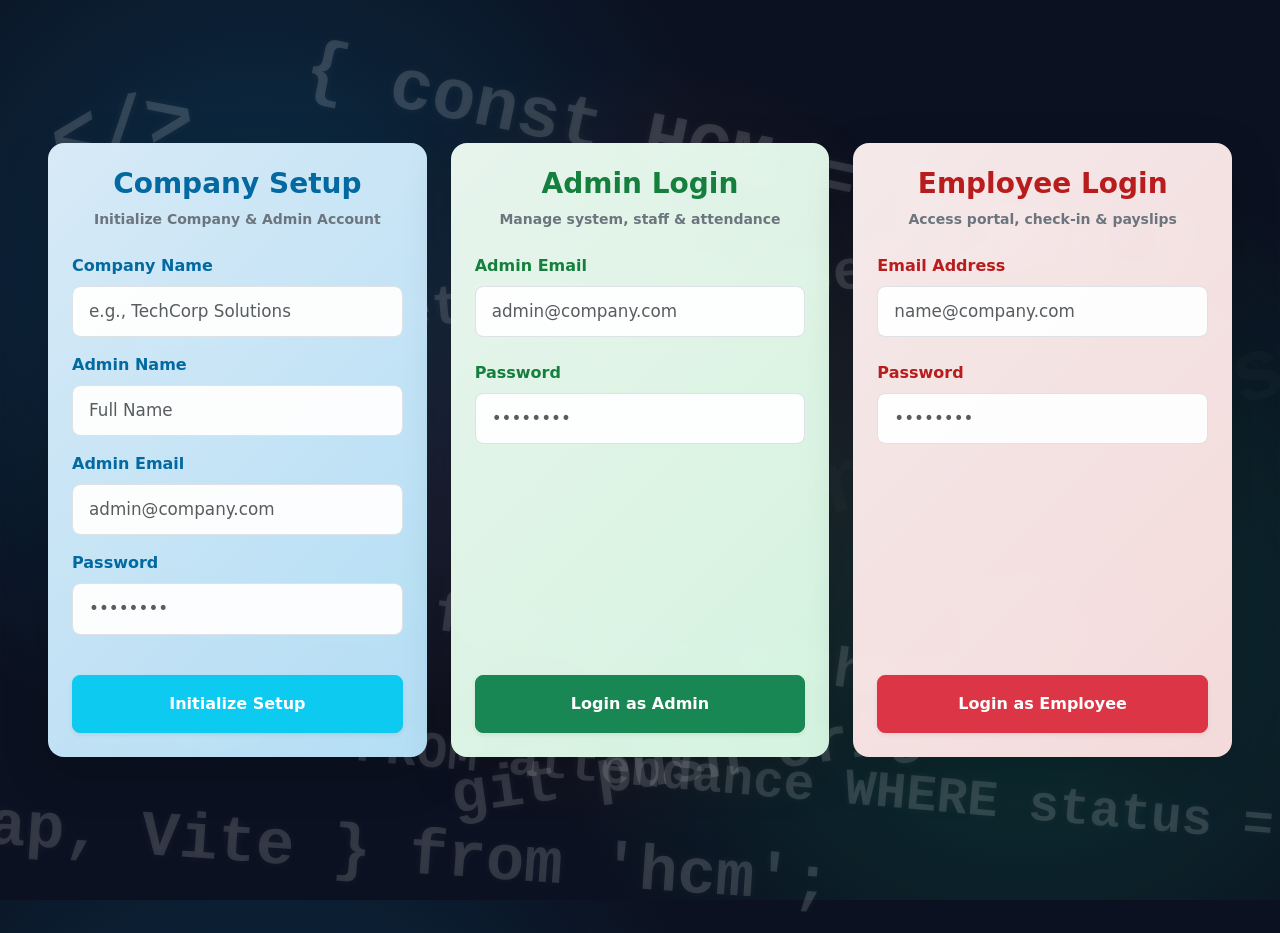
<file: index.html>
<!DOCTYPE html>
<html lang="en">
<head>
    <meta charset="UTF-8">
    <meta name="viewport" content="width=device-width, initial-scale=1.0">
    <title>HCM Lite - Authentication & Setup</title>
    <link href="https://cdn.jsdelivr.net/npm/bootstrap@5.3.2/dist/css/bootstrap.min.css" rel="stylesheet">
    <link rel="stylesheet" href="css/style.css">
    <style>
        body {
            background-color: #0b1120;
            background-image: 
                radial-gradient(circle at 20% 30%, rgba(14, 165, 233, 0.2) 0%, transparent 40%),
                radial-gradient(circle at 80% 70%, rgba(16, 185, 129, 0.2) 0%, transparent 40%),
                radial-gradient(circle at 50% 50%, rgba(239, 68, 68, 0.15) 0%, transparent 50%);
            position: relative;
            overflow-x: hidden;
        }

        /* Highly Visible Floating Programming Watermarks */
        .watermark {
            position: absolute;
            font-family: 'Courier New', Courier, monospace;
            font-weight: 700;
            color: rgba(255, 255, 255, 0.14); /* Increased opacity for clear visibility */
            user-select: none;
            pointer-events: none;
            z-index: 0;
            white-space: nowrap;
            text-shadow: 0 0 10px rgba(255, 255, 255, 0.05);
        }

        .container-fluid {
            position: relative;
            z-index: 1;
        }

        .card-login {
            border-radius: 16px;
            min-height: 540px;
            border: none;
            transition: transform 0.3s ease;
            backdrop-filter: blur(10px);
        }
        .card-login:hover {
            transform: translateY(-5px);
        }
        .form-control-lg {
            font-size: 1.05rem;
            padding: 0.75rem 1rem;
            background-color: rgba(255, 255, 255, 0.95);
        }
        
        /* Custom Colorful Backgrounds for Cards */
        .bg-setup {
            background: linear-gradient(135deg, rgba(224, 242, 254, 0.96) 0%, rgba(186, 230, 253, 0.96) 100%);
            color: #0369a1;
        }
        .bg-admin {
            background: linear-gradient(135deg, rgba(240, 253, 244, 0.96) 0%, rgba(220, 252, 231, 0.96) 100%);
            color: #15803d;
        }
        .bg-employee {
            background: linear-gradient(135deg, rgba(254, 242, 242, 0.96) 0%, rgba(254, 226, 226, 0.96) 100%);
            color: #b91c1c;
        }
    </style>
</head>
<body class="d-flex align-items-center justify-content-center min-vh-100 py-5">

    <!-- Clearly Visible Background Programming Watermarks -->
    <div class="watermark" style="top: 8%; left: 4%; font-size: 5rem; transform: rotate(-10deg);">&lt;/&gt;</div>
    <div class="watermark" style="top: 12%; right: 6%; font-size: 4.5rem; transform: rotate(12deg);">{ const HCM = true; }</div>
    <div class="watermark" style="bottom: 8%; left: 6%; font-size: 3.2rem; transform: rotate(5deg);">SELECT * FROM attendance WHERE status = 'Present';</div>
    <div class="watermark" style="top: 42%; left: 35%; font-size: 5.5rem; opacity: 0.12; transform: rotate(-15deg);">function initSystem()</div>
    <div class="watermark" style="bottom: 12%; right: 8%; font-size: 3.8rem; transform: rotate(-8deg);">git push origin main</div>
    <div class="watermark" style="top: 68%; left: 18%; font-size: 3.5rem; transform: rotate(8deg);">async function authenticate()</div>
    <div class="watermark" style="top: 28%; left: 10%; font-size: 3.5rem; transform: rotate(-5deg);">[user, setToken] = useState()</div>
    <div class="watermark" style="bottom: 2%; right: 35%; font-size: 4rem; transform: rotate(4deg);">import { Bootstrap, Vite } from 'hcm';</div>

    <div class="container-fluid px-lg-5 px-3">
        <div class="row justify-content-center g-4">
            
            <!-- 1. New Setup (Left - Blue Theme) -->
            <div class="col-xl-4 col-lg-4 col-md-12">
                <div class="card card-login shadow-lg p-4 h-100 d-flex flex-column justify-content-between bg-setup">
                    <div>
                        <div class="text-center mb-4">
                            <h3 class="fw-bold display-6 fs-3">Company Setup</h3>
                            <p class="text-secondary small fw-semibold">Initialize Company & Admin Account</p>
                        </div>
                        <form id="setupForm" action="admin.html">
                            <div class="mb-3">
                                <label class="form-label fw-semibold fs-6">Company Name</label>
                                <input type="text" class="form-control form-control-lg" placeholder="e.g., TechCorp Solutions" required>
                            </div>
                            <div class="mb-3">
                                <label class="form-label fw-semibold fs-6">Admin Name</label>
                                <input type="text" class="form-control form-control-lg" placeholder="Full Name" required>
                            </div>
                            <div class="mb-3">
                                <label class="form-label fw-semibold fs-6">Admin Email</label>
                                <input type="email" class="form-control form-control-lg" placeholder="admin@company.com" required>
                            </div>
                            <div class="mb-3">
                                <label class="form-label fw-semibold fs-6">Password</label>
                                <input type="password" class="form-control form-control-lg" placeholder="••••••••" required>
                            </div>
                        </form>
                    </div>
                    <div class="mt-4">
                        <button type="submit" form="setupForm" class="btn btn-info btn-lg w-100 py-3 fw-bold fs-6 text-white shadow-sm">Initialize Setup</button>
                    </div>
                </div>
            </div>

            <!-- 2. Admin Login (Center - Green Theme) -->
            <div class="col-xl-4 col-lg-4 col-md-12">
                <div class="card card-login shadow-lg p-4 h-100 d-flex flex-column justify-content-between bg-admin">
                    <div>
                        <div class="text-center mb-4">
                            <h3 class="fw-bold display-6 fs-3">Admin Login</h3>
                            <p class="text-secondary small fw-semibold">Manage system, staff & attendance</p>
                        </div>
                        <form id="adminLoginForm" action="admin.html">
                            <div class="mb-4">
                                <label class="form-label fw-semibold fs-6">Admin Email</label>
                                <input type="email" class="form-control form-control-lg" placeholder="admin@company.com" required>
                            </div>
                            <div class="mb-4">
                                <label class="form-label fw-semibold fs-6">Password</label>
                                <input type="password" class="form-control form-control-lg" placeholder="••••••••" required>
                            </div>
                        </form>
                    </div>
                    <div class="mt-4">
                        <button type="submit" form="adminLoginForm" class="btn btn-success btn-lg w-100 py-3 fw-bold fs-6 shadow-sm">Login as Admin</button>
                    </div>
                </div>
            </div>

            <!-- 3. Employee Login (Right - Red/Coral Theme) -->
            <div class="col-xl-4 col-lg-4 col-md-12">
                <div class="card card-login shadow-lg p-4 h-100 d-flex flex-column justify-content-between bg-employee">
                    <div>
                        <div class="text-center mb-4">
                            <h3 class="fw-bold display-6 fs-3">Employee Login</h3>
                            <p class="text-secondary small fw-semibold">Access portal, check-in & payslips</p>
                        </div>
                        <form id="employeeLoginForm" action="employee.html">
                            <div class="mb-4">
                                <label class="form-label fw-semibold fs-6">Email Address</label>
                                <input type="email" class="form-control form-control-lg" placeholder="name@company.com" required>
                            </div>
                            <div class="mb-4">
                                <label class="form-label fw-semibold fs-6">Password</label>
                                <input type="password" class="form-control form-control-lg" placeholder="••••••••" required>
                            </div>
                        </form>
                    </div>
                    <div class="mt-4">
                        <button type="submit" form="employeeLoginForm" class="btn btn-danger btn-lg w-100 py-3 fw-bold fs-6 shadow-sm">Login as Employee</button>
                    </div>
                </div>
            </div>

        </div>
    </div>

    <script src="https://cdn.jsdelivr.net/npm/bootstrap@5.3.2/dist/js/bootstrap.bundle.min.js"></script>
</body>
</html>
</file>
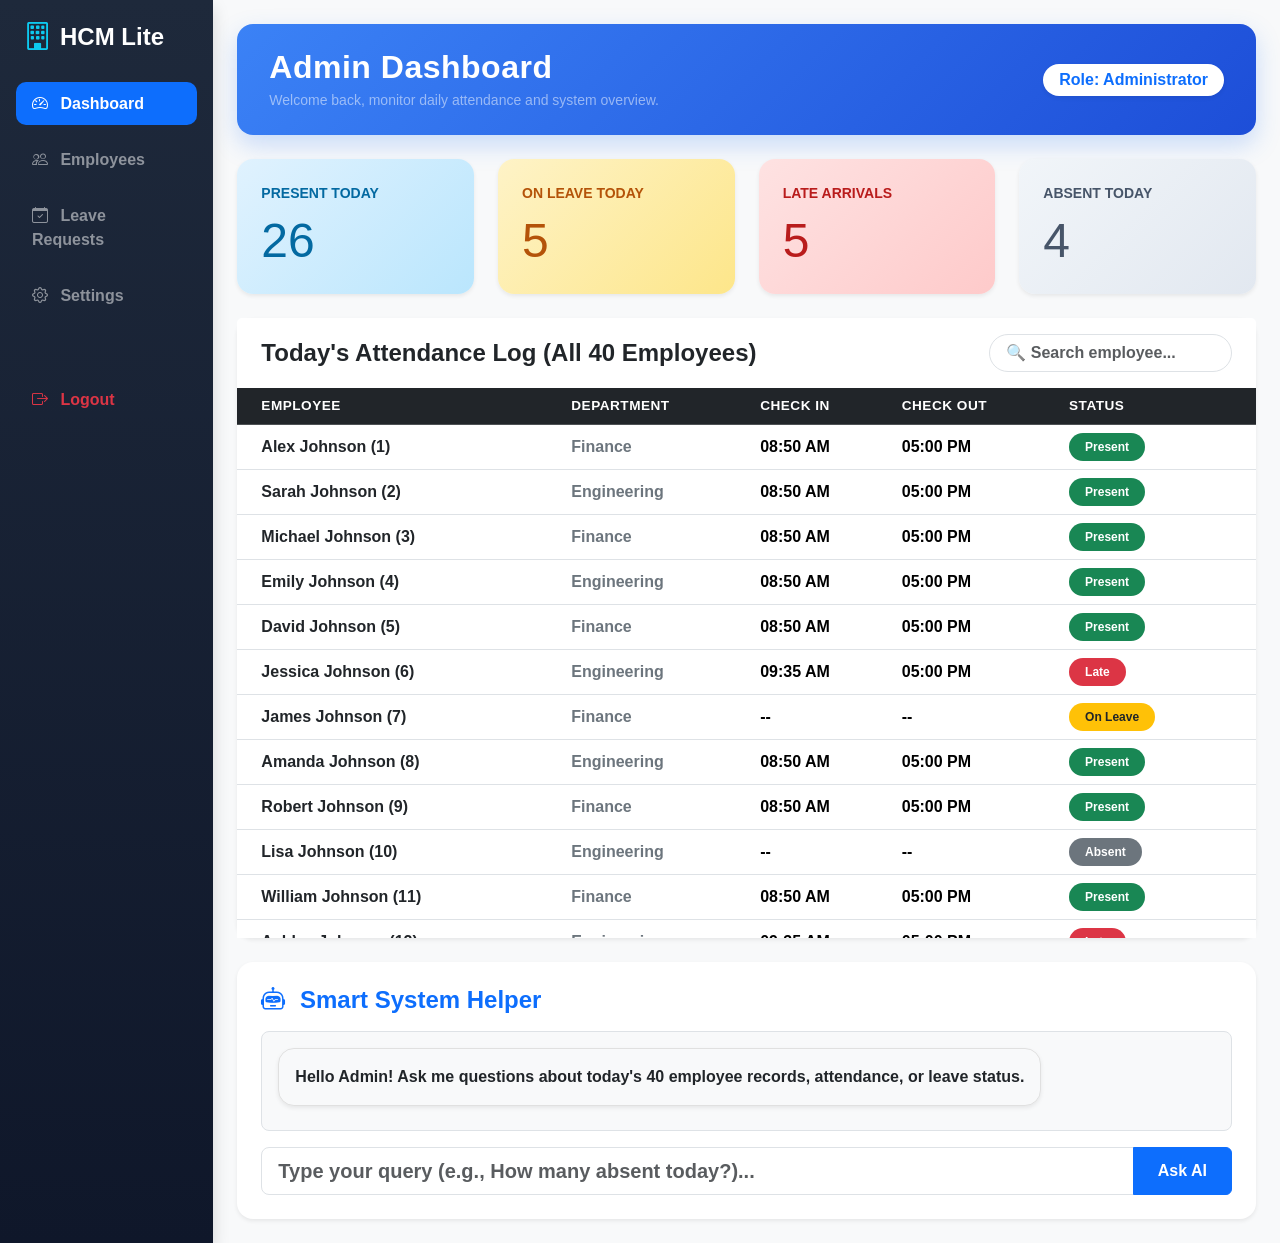
<file: admin.html>
<!DOCTYPE html>
<html lang="en">
<head>
    <meta charset="UTF-8">
    <meta name="viewport" content="width=device-width, initial-scale=1.0">
    <title>HCM Lite - Admin Dashboard</title>
    <link href="https://cdn.jsdelivr.net/npm/bootstrap@5.3.2/dist/css/bootstrap.min.css" rel="stylesheet">
    <link rel="stylesheet" href="https://cdn.jsdelivr.net/npm/bootstrap-icons@1.11.1/font/bootstrap-icons.css">
    <link rel="stylesheet" href="css/style.css">
    <style>
        body {
            font-weight: 500;
            font-family: 'Segoe UI', Tahoma, Geneva, Verdana, sans-serif;
        }
        .card {
            border-radius: 16px !important;
            border: none;
            box-shadow: 0 4px 20px rgba(0,0,0,0.05);
        }
        .sidebar {
            background: linear-gradient(180deg, #1e293b 0%, #0f172a 100%);
            min-height: 100vh;
        }
        .sidebar .nav-link {
            font-weight: 600;
            border-radius: 10px;
            margin-bottom: 5px;
        }
        /* Colorful soft rounded statistic backgrounds */
        .stat-card-blue { background: linear-gradient(135deg, #e0f2fe 0%, #bae6fd 100%); color: #0369a1; }
        .stat-card-yellow { background: linear-gradient(135deg, #fef3c7 0%, #fde68a 100%); color: #b45309; }
        .stat-card-red { background: linear-gradient(135deg, #fee2e2 0%, #fecaca 100%); color: #b91c1c; }
        .stat-card-gray { background: linear-gradient(135deg, #f1f5f9 0%, #e2e8f0 100%); color: #475569; }

        /* Colorful Rounded Heading Background Style */
        .page-header-box {
            background: linear-gradient(135deg, #3b82f6 0%, #1d4ed8 100%);
            color: #ffffff;
            padding: 1.5rem 2rem;
            border-radius: 1rem;
            box-shadow: 0 10px 25px rgba(59, 130, 246, 0.25);
        }
        .page-header-box h1 {
            font-weight: 800;
            letter-spacing: 0.5px;
            font-family: 'Segoe UI', sans-serif;
        }

        table th {
            font-weight: 700 !important;
            text-transform: uppercase;
            font-size: 0.85rem;
            letter-spacing: 0.5px;
        }
        table td {
            font-weight: 600;
        }
    </style>
</head>
<body class="bg-light">

    <div class="container-fluid">
        <div class="row">
            <!-- Sidebar Navigation -->
            <nav class="col-md-3 col-lg-2 d-md-block sidebar collapse p-3 shadow">
                <div class="d-flex align-items-center mb-4 text-white px-2">
                    <i class="bi bi-building fs-3 me-2 text-info"></i>
                    <h4 class="m-0 fw-bold tracking-wide">HCM Lite</h4>
                </div>
                <ul class="nav flex-column gap-2">
                    <li class="nav-item"><a href="admin.html" class="nav-link active bg-primary text-white"><i class="bi bi-speedometer2 me-2"></i> Dashboard</a></li>
                    <li class="nav-item"><a href="employees.html" class="nav-link text-white-50"><i class="bi bi-people me-2"></i> Employees</a></li>
                    <li class="nav-item"><a href="leaves.html" class="nav-link text-white-50"><i class="bi bi-calendar-check me-2"></i> Leave Requests</a></li>
                    <li class="nav-item"><a href="settings.html" class="nav-link text-white-50"><i class="bi bi-gear me-2"></i> Settings</a></li>
                    <li class="nav-item mt-5"><a href="index.html" class="nav-link text-danger fw-bold"><i class="bi bi-box-arrow-right me-2"></i> Logout</a></li>
                </ul>
            </nav>

            <!-- Main Dashboard Area -->
            <main class="col-md-9 ms-sm-auto col-lg-10 px-md-4 py-4">
                
                <!-- Colorful Rounded Heading Container -->
                <div class="page-header-box d-flex justify-content-between align-items-center mb-4">
                    <div>
                        <h1 class="h2 m-0 text-white">Admin Dashboard</h1>
                        <p class="m-0 text-white-50 small mt-1">Welcome back, monitor daily attendance and system overview.</p>
                    </div>
                    <span class="badge bg-white text-primary px-3 py-2 fs-6 rounded-pill shadow-sm fw-bold">Role: Administrator</span>
                </div>

                <!-- Stats Summary with Bold Rounded Colorful Backgrounds -->
                <div class="row g-4 mb-4">
                    <div class="col-md-3">
                        <div class="card stat-card-blue p-4 shadow-sm">
                            <span class="small fw-bold text-uppercase">Present Today</span>
                            <h1 class="fw-extrabold display-5 m-0 mt-2" id="statPresent">0</h1>
                        </div>
                    </div>
                    <div class="col-md-3">
                        <div class="card stat-card-yellow p-4 shadow-sm">
                            <span class="small fw-bold text-uppercase">On Leave Today</span>
                            <h1 class="fw-extrabold display-5 m-0 mt-2" id="statLeave">0</h1>
                        </div>
                    </div>
                    <div class="col-md-3">
                        <div class="card stat-card-red p-4 shadow-sm">
                            <span class="small fw-bold text-uppercase">Late Arrivals</span>
                            <h1 class="fw-extrabold display-5 m-0 mt-2" id="statLate">0</h1>
                        </div>
                    </div>
                    <div class="col-md-3">
                        <div class="card stat-card-gray p-4 shadow-sm">
                            <span class="small fw-bold text-uppercase">Absent Today</span>
                            <h1 class="fw-extrabold display-5 m-0 mt-2" id="statAbsent">0</h1>
                        </div>
                    </div>
                </div>

                <!-- Today's Attendance Overview Table (40 Employees) -->
                <div class="card shadow-sm mb-4">
                    <div class="card-header bg-white py-3 px-4 d-flex justify-content-between align-items-center border-0">
                        <h4 class="m-0 fw-bold text-dark">Today's Attendance Log (All 40 Employees)</h4>
                        <input type="text" id="attendanceSearch" class="form-control w-25 fw-semibold rounded-pill px-3" placeholder="🔍 Search employee...">
                    </div>
                    <div class="card-body p-0">
                        <div class="table-responsive" style="max-height: 550px; overflow-y: auto;">
                            <table class="table table-hover align-middle m-0" id="attendanceTable">
                                <thead class="table-dark sticky-top">
                                    <tr>
                                        <th class="ps-4">Employee</th>
                                        <th>Department</th>
                                        <th>Check In</th>
                                        <th>Check Out</th>
                                        <th class="pe-4">Status</th>
                                    </tr>
                                </thead>
                                <tbody>
                                    <!-- Populated dynamically via script -->
                                </tbody>
                            </table>
                        </div>
                    </div>
                </div>

                <!-- Smart Helper Box -->
                <div class="card shadow-sm p-4 bg-white">
                    <h4 class="card-title text-primary fw-bold mb-3"><i class="bi bi-robot me-2"></i> Smart System Helper</h4>
                    <div class="chat-container p-3 mb-3 fw-semibold">
                        <div class="d-flex mb-2">
                            <div class="chat-bubble-ai p-3 rounded-4 shadow-sm bg-light text-dark">
                                Hello Admin! Ask me questions about today's 40 employee records, attendance, or leave status.
                            </div>
                        </div>
                    </div>
                    <div class="input-group">
                        <input type="text" class="form-control form-control-lg fw-semibold" placeholder="Type your query (e.g., How many absent today?)...">
                        <button class="btn btn-primary px-4 fw-bold" type="button">Ask AI</button>
                    </div>
                </div>

            </main>
        </div>
    </div>

    <!-- Script to Generate 40 Employees & Update Counters -->
    <script>
        const departments = ['Engineering', 'Marketing', 'HR', 'Finance', 'Operations', 'Sales'];
        const firstNames = ['Alex', 'Sarah', 'Michael', 'Emily', 'David', 'Jessica', 'James', 'Amanda', 'Robert', 'Lisa', 'William', 'Ashley', 'John', 'Megan', 'Brian', 'Rachel', 'Kevin', 'Laura', 'Thomas', 'Nicole'];
        const lastNames = ['Johnson', 'Smith', 'Brown', 'Davis', 'Wilson', 'Miller', 'Taylor', 'Anderson', 'Thomas', 'Jackson', 'White', 'Harris', 'Martin', 'Garcia', 'Martinez', 'Robinson', 'Clark', 'Rodriguez', 'Lewis', 'Lee'];

        const tableBody = document.querySelector('#attendanceTable tbody');
        let employeesData = [];

        let presentCount = 0;
        let leaveCount = 0;
        let lateCount = 0;
        let absentCount = 0;

        // Generate 40 employees
        for (let i = 1; i <= 40; i++) {
            const name = `${firstNames[(i - 1) % firstNames.length]} ${lastNames[Math.floor((i - 1) / firstNames.length) % lastNames.length]} (${i})`;
            const dept = departments[(i * 3) % departments.length];
            
            let statusBadge = '<span class="badge bg-success px-3 py-2 rounded-pill">Present</span>';
            let checkIn = '08:50 AM';
            let checkOut = '05:00 PM';

            if (i % 10 === 0) {
                statusBadge = '<span class="badge bg-secondary px-3 py-2 rounded-pill">Absent</span>';
                checkIn = '--';
                checkOut = '--';
                absentCount++;
            } else if (i % 7 === 0) {
                statusBadge = '<span class="badge bg-warning text-dark px-3 py-2 rounded-pill">On Leave</span>';
                checkIn = '--';
                checkOut = '--';
                leaveCount++;
            } else if (i % 6 === 0) {
                statusBadge = '<span class="badge bg-danger px-3 py-2 rounded-pill">Late</span>';
                checkIn = '09:35 AM';
                checkOut = '05:00 PM';
                lateCount++;
            } else {
                presentCount++;
            }

            employeesData.push({ name, dept, checkIn, checkOut, statusBadge });
        }

        document.getElementById('statPresent').textContent = presentCount;
        document.getElementById('statLeave').textContent = leaveCount;
        document.getElementById('statLate').textContent = lateCount;
        document.getElementById('statAbsent').textContent = absentCount;

        function renderTable(data) {
            tableBody.innerHTML = '';
            data.forEach(emp => {
                const row = `
                    <tr>
                        <td class="ps-4 text-dark">${emp.name}</td>
                        <td class="text-secondary">${emp.dept}</td>
                        <td>${emp.checkIn}</td>
                        <td>${emp.checkOut}</td>
                        <td class="pe-4">${emp.statusBadge}</td>
                    </tr>
                `;
                tableBody.innerHTML += row;
            });
        }

        renderTable(employeesData);

        document.getElementById('attendanceSearch').addEventListener('input', function(e) {
            const term = e.target.value.toLowerCase();
            const filtered = employeesData.filter(emp => emp.name.toLowerCase().includes(term) || emp.dept.toLowerCase().includes(term));
            renderTable(filtered);
        });
    </script>

    <script src="https://cdn.jsdelivr.net/npm/bootstrap@5.3.2/dist/js/bootstrap.bundle.min.js"></script>
</body>
</html>
</file>
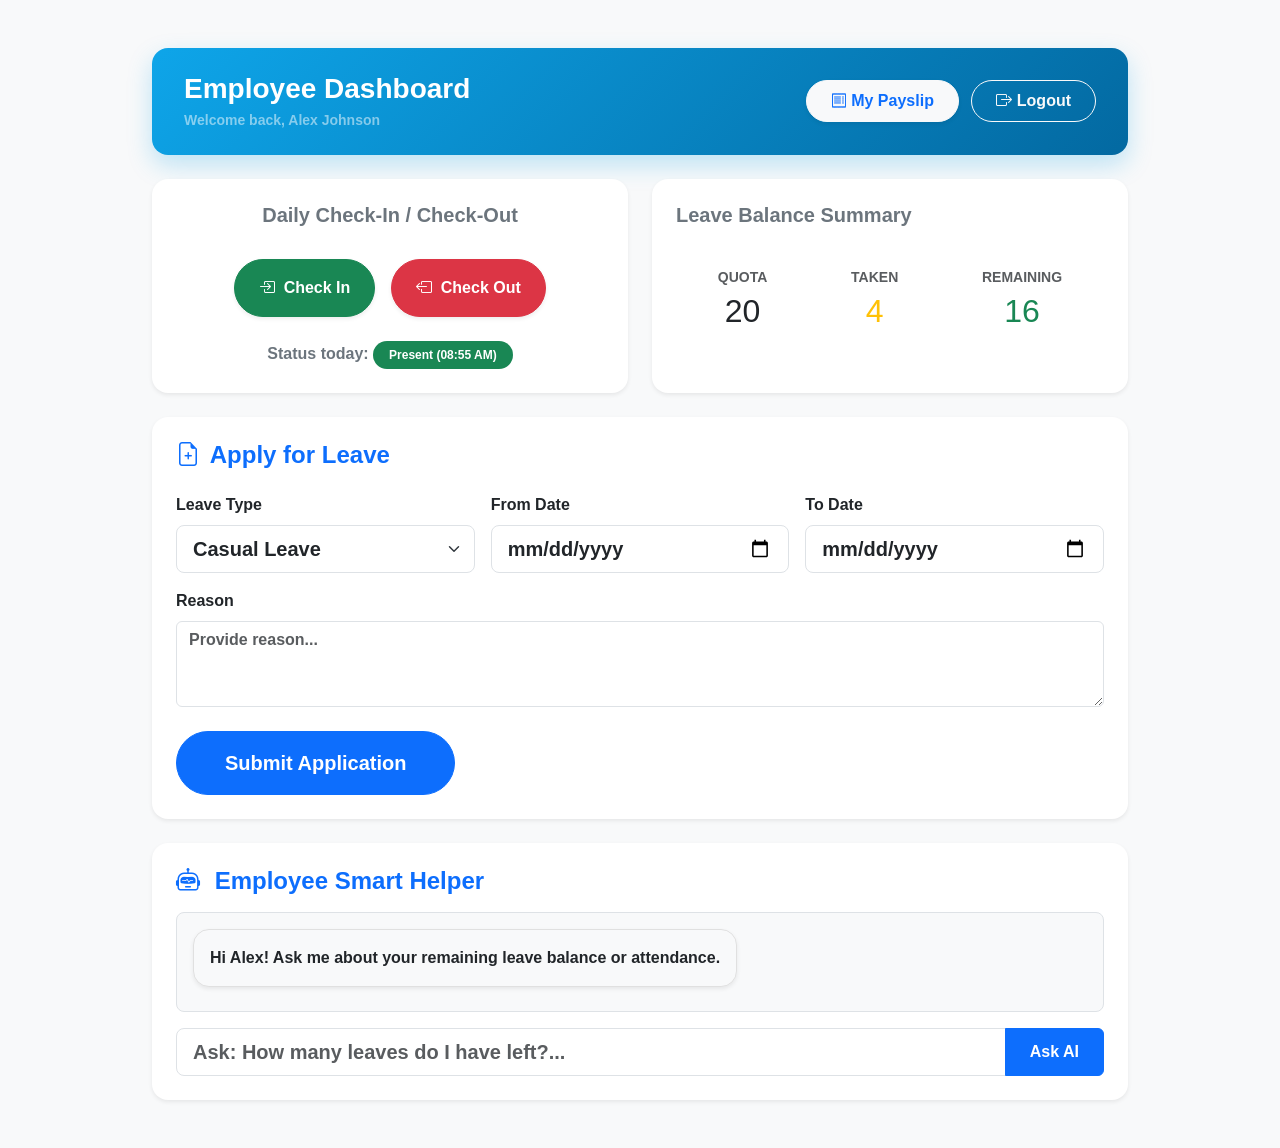
<file: employee.html>
<!DOCTYPE html>
<html lang="en">
<head>
    <meta charset="UTF-8">
    <meta name="viewport" content="width=device-width, initial-scale=1.0">
    <title>HCM Lite - Employee Portal</title>
    <link href="https://cdn.jsdelivr.net/npm/bootstrap@5.3.2/dist/css/bootstrap.min.css" rel="stylesheet">
    <link rel="stylesheet" href="https://cdn.jsdelivr.net/npm/bootstrap-icons@1.11.1/font/bootstrap-icons.css">
    <link rel="stylesheet" href="css/style.css">
    <style>
        body { font-weight: 500; font-family: 'Segoe UI', Tahoma, Geneva, Verdana, sans-serif; }
        .card { border-radius: 16px !important; border: none; box-shadow: 0 4px 20px rgba(0,0,0,0.05); }
        .page-header-box {
            background: linear-gradient(135deg, #0ea5e9 0%, #0369a1 100%);
            color: #ffffff;
            padding: 1.5rem 2rem;
            border-radius: 1rem;
            box-shadow: 0 10px 25px rgba(14, 165, 233, 0.25);
        }
        .page-header-box h3 { font-weight: 800; }
    </style>
</head>
<body class="bg-light">

    <div class="container py-5" style="max-width: 1000px;">
        <!-- Header -->
        <div class="page-header-box d-flex justify-content-between align-items-center mb-4">
            <div>
                <h3 class="m-0 text-white">Employee Dashboard</h3>
                <span class="text-white-50 small fw-semibold mt-1 d-block">Welcome back, Alex Johnson</span>
            </div>
            <div>
                <a href="payslip.html" class="btn btn-light text-primary fw-bold px-4 py-2 rounded-pill me-2 shadow-sm"><i class="bi bi-receipt"></i> My Payslip</a>
                <a href="index.html" class="btn btn-outline-light fw-bold px-4 py-2 rounded-pill"><i class="bi bi-box-arrow-right"></i> Logout</a>
            </div>
        </div>

        <!-- Attendance & Leave Status -->
        <div class="row g-4 mb-4">
            <div class="col-md-6">
                <div class="card shadow-sm p-4 text-center h-100 bg-white">
                    <h5 class="text-secondary fw-bold mb-3">Daily Check-In / Check-Out</h5>
                    <div class="d-flex justify-content-center gap-3 mt-3">
                        <button class="btn btn-success px-4 py-3 fw-bold rounded-pill shadow-sm"><i class="bi bi-box-arrow-in-right me-1"></i> Check In</button>
                        <button class="btn btn-danger px-4 py-3 fw-bold rounded-pill shadow-sm"><i class="bi bi-box-arrow-left me-1"></i> Check Out</button>
                    </div>
                    <p class="text-secondary fw-semibold mt-4 mb-0">Status today: <span class="badge bg-success px-3 py-2 rounded-pill">Present (08:55 AM)</span></p>
                </div>
            </div>
            <div class="col-md-6">
                <div class="card shadow-sm p-4 h-100 bg-white">
                    <h5 class="text-secondary fw-bold mb-3">Leave Balance Summary</h5>
                    <div class="d-flex justify-content-around text-center mt-4">
                        <div>
                            <span class="text-muted small fw-bold d-block text-uppercase">Quota</span>
                            <h2 class="fw-extrabold text-dark mt-1">20</h2>
                        </div>
                        <div>
                            <span class="text-muted small fw-bold d-block text-uppercase">Taken</span>
                            <h2 class="fw-extrabold text-warning mt-1">4</h2>
                        </div>
                        <div>
                            <span class="text-muted small fw-bold d-block text-uppercase">Remaining</span>
                            <h2 class="fw-extrabold text-success mt-1">16</h2>
                        </div>
                    </div>
                </div>
            </div>
        </div>

        <!-- Leave Application Form -->
        <div class="card shadow-sm p-4 mb-4 bg-white">
            <h4 class="card-title text-primary fw-bold mb-4"><i class="bi bi-file-earmark-plus me-1"></i> Apply for Leave</h4>
            <form>
                <div class="row g-3">
                    <div class="col-md-4">
                        <label class="form-label fw-bold">Leave Type</label>
                        <select class="form-select form-select-lg fw-semibold">
                            <option>Casual Leave</option>
                            <option>Sick Leave</option>
                        </select>
                    </div>
                    <div class="col-md-4">
                        <label class="form-label fw-bold">From Date</label>
                        <input type="date" class="form-control form-control-lg fw-semibold" required>
                    </div>
                    <div class="col-md-4">
                        <label class="form-label fw-bold">To Date</label>
                        <input type="date" class="form-control form-control-lg fw-semibold" required>
                    </div>
                    <div class="col-12">
                        <label class="form-label fw-bold">Reason</label>
                        <textarea class="form-control fw-semibold" rows="3" placeholder="Provide reason..." required></textarea>
                    </div>
                    <div class="col-12 mt-4">
                        <button type="submit" class="btn btn-primary btn-lg px-5 py-3 fw-bold rounded-pill">Submit Application</button>
                    </div>
                </div>
            </form>
        </div>

        <!-- Smart Helper -->
        <div class="card shadow-sm p-4 bg-white">
            <h4 class="card-title text-primary fw-bold mb-3"><i class="bi bi-robot me-2"></i> Employee Smart Helper</h4>
            <div class="chat-container p-3 mb-3 fw-semibold">
                <div class="d-flex mb-2">
                    <div class="chat-bubble-ai p-3 rounded-4 bg-light text-dark shadow-sm">
                        Hi Alex! Ask me about your remaining leave balance or attendance.
                    </div>
                </div>
            </div>
            <div class="input-group">
                <input type="text" class="form-control form-control-lg fw-semibold" placeholder="Ask: How many leaves do I have left?...">
                <button class="btn btn-primary px-4 fw-bold" type="button">Ask AI</button>
            </div>
        </div>

    </div>

    <script src="https://cdn.jsdelivr.net/npm/bootstrap@5.3.2/dist/js/bootstrap.bundle.min.js"></script>
</body>
</html>
</file>
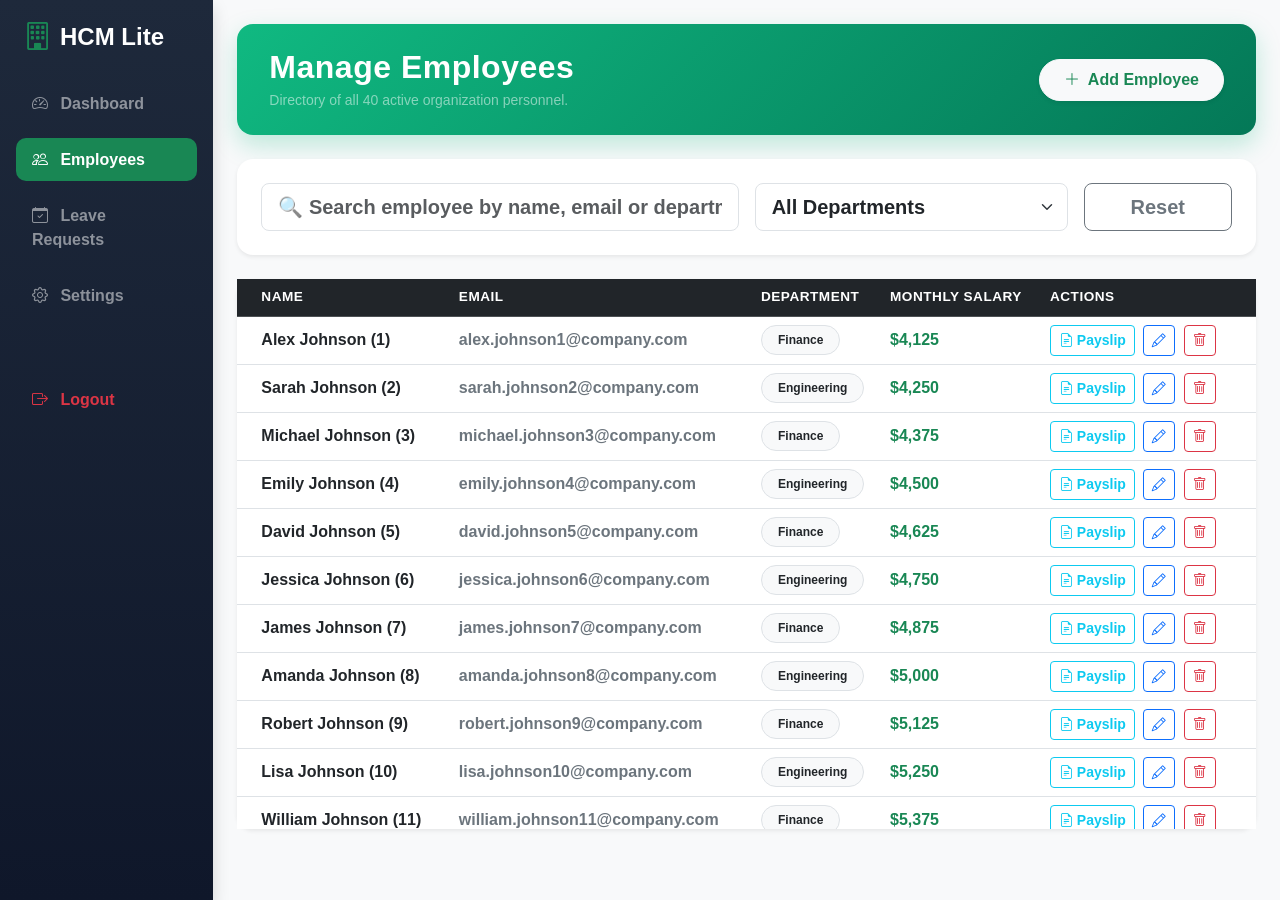
<file: employees.html>
<!DOCTYPE html>
<html lang="en">
<head>
    <meta charset="UTF-8">
    <meta name="viewport" content="width=device-width, initial-scale=1.0">
    <title>HCM Lite - Manage Employees</title>
    <link href="https://cdn.jsdelivr.net/npm/bootstrap@5.3.2/dist/css/bootstrap.min.css" rel="stylesheet">
    <link rel="stylesheet" href="https://cdn.jsdelivr.net/npm/bootstrap-icons@1.11.1/font/bootstrap-icons.css">
    <link rel="stylesheet" href="css/style.css">
    <style>
        body { font-weight: 500; font-family: 'Segoe UI', Tahoma, Geneva, Verdana, sans-serif; }
        .card { border-radius: 16px !important; border: none; box-shadow: 0 4px 20px rgba(0,0,0,0.05); }
        .sidebar { background: linear-gradient(180deg, #1e293b 0%, #0f172a 100%); min-height: 100vh; }
        .sidebar .nav-link { font-weight: 600; border-radius: 10px; margin-bottom: 5px; }
        
        .page-header-box {
            background: linear-gradient(135deg, #10b981 0%, #047857 100%);
            color: #ffffff;
            padding: 1.5rem 2rem;
            border-radius: 1rem;
            box-shadow: 0 10px 25px rgba(16, 185, 129, 0.25);
        }
        .page-header-box h1 { font-weight: 800; letter-spacing: 0.5px; }
        table th { font-weight: 700 !important; text-transform: uppercase; font-size: 0.85rem; letter-spacing: 0.5px; }
        table td { font-weight: 600; }
    </style>
</head>
<body class="bg-light">

    <div class="container-fluid">
        <div class="row">
            <!-- Sidebar -->
            <nav class="col-md-3 col-lg-2 d-md-block sidebar collapse p-3 shadow">
                <div class="d-flex align-items-center mb-4 text-white px-2">
                    <i class="bi bi-building fs-3 me-2 text-success"></i>
                    <h4 class="m-0 fw-bold">HCM Lite</h4>
                </div>
                <ul class="nav flex-column gap-2">
                    <li class="nav-item"><a href="admin.html" class="nav-link text-white-50"><i class="bi bi-speedometer2 me-2"></i> Dashboard</a></li>
                    <li class="nav-item"><a href="employees.html" class="nav-link active bg-success text-white"><i class="bi bi-people me-2"></i> Employees</a></li>
                    <li class="nav-item"><a href="leaves.html" class="nav-link text-white-50"><i class="bi bi-calendar-check me-2"></i> Leave Requests</a></li>
                    <li class="nav-item"><a href="settings.html" class="nav-link text-white-50"><i class="bi bi-gear me-2"></i> Settings</a></li>
                    <li class="nav-item mt-5"><a href="index.html" class="nav-link text-danger fw-bold"><i class="bi bi-box-arrow-right me-2"></i> Logout</a></li>
                </ul>
            </nav>

            <!-- Main Content -->
            <main class="col-md-9 ms-sm-auto col-lg-10 px-md-4 py-4">
                <div class="page-header-box d-flex justify-content-between align-items-center mb-4">
                    <div>
                        <h1 class="h2 m-0 text-white">Manage Employees</h1>
                        <p class="m-0 text-white-50 small mt-1">Directory of all 40 active organization personnel.</p>
                    </div>
                    <button class="btn btn-light px-4 py-2 fw-bold text-success rounded-pill shadow-sm" data-bs-toggle="modal" data-bs-target="#addEmployeeModal"><i class="bi bi-plus-lg me-1"></i> Add Employee</button>
                </div>

                <!-- Filters & Search -->
                <div class="card shadow-sm p-4 mb-4 bg-white">
                    <div class="row g-3">
                        <div class="col-md-6">
                            <input type="text" id="employeeSearch" class="form-control form-control-lg fw-semibold" placeholder="🔍 Search employee by name, email or department...">
                        </div>
                        <div class="col-md-4">
                            <select id="departmentFilter" class="form-select form-select-lg fw-semibold">
                                <option value="">All Departments</option>
                                <option value="Engineering">Engineering</option>
                                <option value="Marketing">Marketing</option>
                                <option value="HR">HR</option>
                                <option value="Finance">Finance</option>
                                <option value="Operations">Operations</option>
                                <option value="Sales">Sales</option>
                            </select>
                        </div>
                        <div class="col-md-2">
                            <button id="resetBtn" class="btn btn-outline-secondary btn-lg w-100 fw-bold">Reset</button>
                        </div>
                    </div>
                </div>

                <!-- Employee Directory Table (All 40 Employees) -->
                <div class="card shadow-sm mb-4">
                    <div class="card-body p-0">
                        <div class="table-responsive" style="max-height: 550px; overflow-y: auto;">
                            <table class="table table-hover align-middle m-0" id="employeeTable">
                                <thead class="table-dark sticky-top">
                                    <tr>
                                        <th class="ps-4">Name</th>
                                        <th>Email</th>
                                        <th>Department</th>
                                        <th>Monthly Salary</th>
                                        <th class="pe-4">Actions</th>
                                    </tr>
                                </thead>
                                <tbody>
                                    <!-- Populated dynamically via script -->
                                </tbody>
                            </table>
                        </div>
                    </div>
                </div>

                <!-- Add Employee Modal -->
                <div class="modal fade" id="addEmployeeModal" tabindex="-1">
                    <div class="modal-dialog">
                        <div class="modal-content rounded-4 border-0 shadow">
                            <div class="modal-header bg-success text-white">
                                <h5 class="modal-title fw-bold">Add New Employee</h5>
                                <button type="button" class="btn-close btn-close-white" data-bs-dismiss="modal"></button>
                            </div>
                            <div class="modal-body p-4">
                                <form>
                                    <div class="mb-3">
                                        <label class="form-label fw-bold">Full Name</label>
                                        <input type="text" class="form-control fw-semibold" required>
                                    </div>
                                    <div class="mb-3">
                                        <label class="form-label fw-bold">Email Address</label>
                                        <input type="email" class="form-control fw-semibold" required>
                                    </div>
                                    <div class="mb-3">
                                        <label class="form-label fw-bold">Password</label>
                                        <input type="password" class="form-control fw-semibold" required>
                                    </div>
                                    <div class="mb-3">
                                        <label class="form-label fw-bold">Department</label>
                                        <select class="form-select fw-semibold" required>
                                            <option>Engineering</option>
                                            <option>Marketing</option>
                                            <option>HR</option>
                                            <option>Finance</option>
                                            <option>Operations</option>
                                            <option>Sales</option>
                                        </select>
                                    </div>
                                    <div class="mb-4">
                                        <label class="form-label fw-bold">Monthly Salary ($)</label>
                                        <input type="number" class="form-control fw-semibold" min="1" required>
                                    </div>
                                    <button type="submit" class="btn btn-success w-100 py-3 fw-bold rounded-pill">Save Employee</button>
                                </form>
                            </div>
                        </div>
                    </div>
                </div>

            </main>
        </div>
    </div>

    <!-- Script to Generate All 40 Employees Dynamically -->
    <script>
        const departments = ['Engineering', 'Marketing', 'HR', 'Finance', 'Operations', 'Sales'];
        const firstNames = ['Alex', 'Sarah', 'Michael', 'Emily', 'David', 'Jessica', 'James', 'Amanda', 'Robert', 'Lisa', 'William', 'Ashley', 'John', 'Megan', 'Brian', 'Rachel', 'Kevin', 'Laura', 'Thomas', 'Nicole'];
        const lastNames = ['Johnson', 'Smith', 'Brown', 'Davis', 'Wilson', 'Miller', 'Taylor', 'Anderson', 'Thomas', 'Jackson', 'White', 'Harris', 'Martin', 'Garcia', 'Martinez', 'Robinson', 'Clark', 'Rodriguez', 'Lewis', 'Lee'];

        const tableBody = document.querySelector('#employeeTable tbody');
        let employeesData = [];

        // Generate 40 employees
        for (let i = 1; i <= 40; i++) {
            const fName = firstNames[(i - 1) % firstNames.length];
            const lName = lastNames[Math.floor((i - 1) / firstNames.length) % lastNames.length];
            const name = `${fName} ${lName} (${i})`;
            const email = `${fName.toLowerCase()}.${lName.toLowerCase()}${i}@company.com`;
            const dept = departments[(i * 3) % departments.length];
            const salary = `$${(4000 + (i * 125)).toLocaleString()}`;

            employeesData.push({ name, email, dept, salary });
        }

        function renderTable(data) {
            tableBody.innerHTML = '';
            if (data.length === 0) {
                tableBody.innerHTML = `<tr><td colspan="5" class="text-center py-4 text-muted fw-bold">No employees found matching your criteria.</td></tr>`;
                return;
            }
            data.forEach(emp => {
                const row = `
                    <tr>
                        <td class="ps-4 text-dark">${emp.name}</td>
                        <td class="text-secondary">${emp.email}</td>
                        <td><span class="badge bg-light text-dark border px-3 py-2 rounded-pill">${emp.dept}</span></td>
                        <td class="text-success fw-bold">${emp.salary}</td>
                        <td class="pe-4">
                            <a href="payslip.html" class="btn btn-sm btn-outline-info fw-bold me-1"><i class="bi bi-file-earmark-text"></i> Payslip</a>
                            <button class="btn btn-sm btn-outline-primary fw-bold me-1"><i class="bi bi-pencil"></i></button>
                            <button class="btn btn-sm btn-outline-danger fw-bold"><i class="bi bi-trash"></i></button>
                        </td>
                    </tr>
                `;
                tableBody.innerHTML += row;
            });
        }

        renderTable(employeesData);

        // Filter & Search Logic
        function filterEmployees() {
            const searchTerm = document.getElementById('employeeSearch').value.toLowerCase();
            const deptTerm = document.getElementById('departmentFilter').value;

            const filtered = employeesData.filter(emp => {
                const matchesSearch = emp.name.toLowerCase().includes(searchTerm) || emp.email.toLowerCase().includes(searchTerm);
                const matchesDept = deptTerm === "" || emp.dept === deptTerm;
                return matchesSearch && matchesDept;
            });

            renderTable(filtered);
        }

        document.getElementById('employeeSearch').addEventListener('input', filterEmployees);
        document.getElementById('departmentFilter').addEventListener('change', filterEmployees);
        
        document.getElementById('resetBtn').addEventListener('click', function() {
            document.getElementById('employeeSearch').value = '';
            document.getElementById('departmentFilter').value = '';
            renderTable(employeesData);
        });
    </script>

    <script src="https://cdn.jsdelivr.net/npm/bootstrap@5.3.2/dist/js/bootstrap.bundle.min.js"></script>
</body>
</html>
</file>
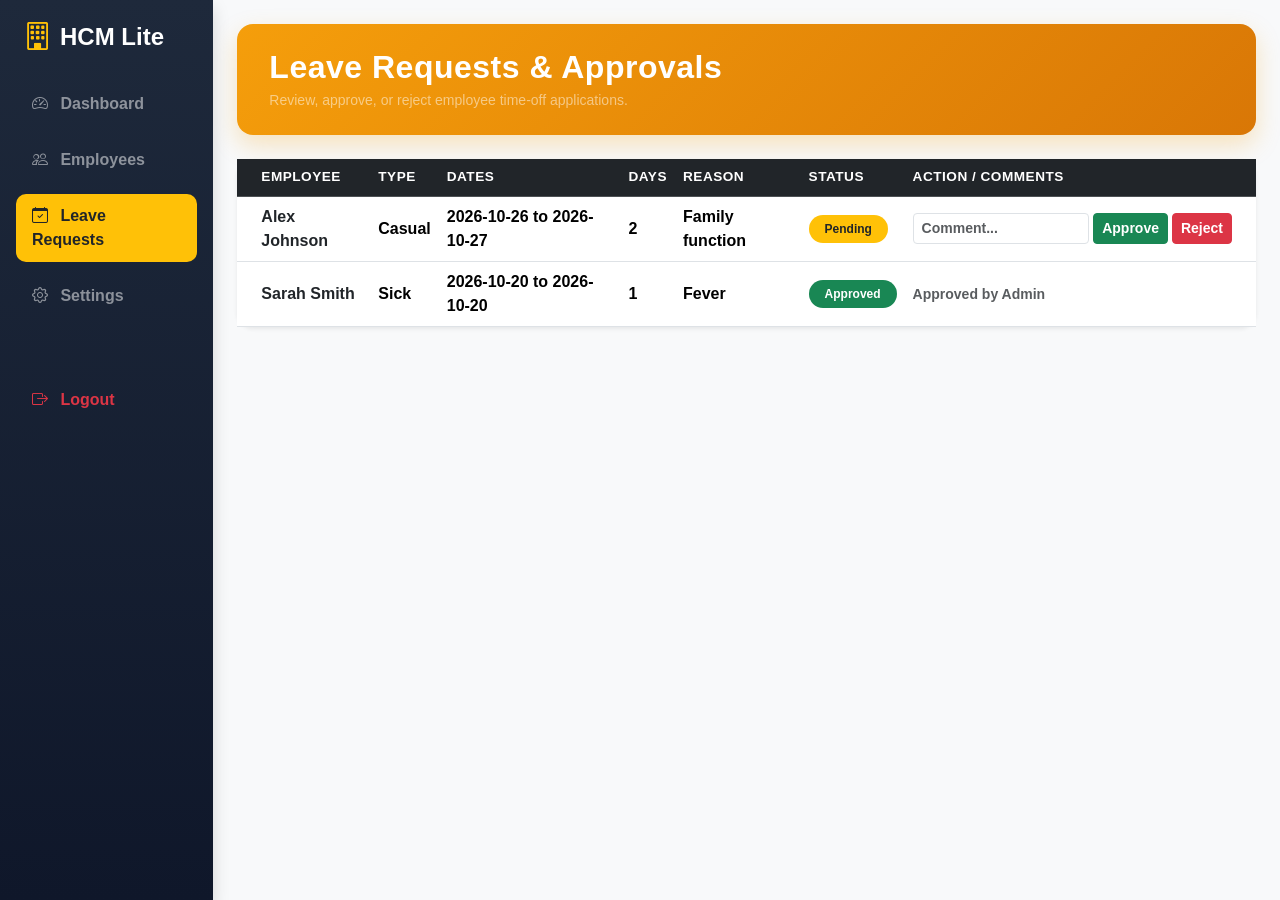
<file: leaves.html>
<!DOCTYPE html>
<html lang="en">
<head>
    <meta charset="UTF-8">
    <meta name="viewport" content="width=device-width, initial-scale=1.0">
    <title>HCM Lite - Leave Requests</title>
    <link href="https://cdn.jsdelivr.net/npm/bootstrap@5.3.2/dist/css/bootstrap.min.css" rel="stylesheet">
    <link rel="stylesheet" href="https://cdn.jsdelivr.net/npm/bootstrap-icons@1.11.1/font/bootstrap-icons.css">
    <link rel="stylesheet" href="css/style.css">
    <style>
        body { font-weight: 500; font-family: 'Segoe UI', Tahoma, Geneva, Verdana, sans-serif; }
        .card { border-radius: 16px !important; border: none; box-shadow: 0 4px 20px rgba(0,0,0,0.05); }
        .sidebar { background: linear-gradient(180deg, #1e293b 0%, #0f172a 100%); min-height: 100vh; }
        .sidebar .nav-link { font-weight: 600; border-radius: 10px; margin-bottom: 5px; }
        
        .page-header-box {
            background: linear-gradient(135deg, #f59e0b 0%, #d97706 100%);
            color: #ffffff;
            padding: 1.5rem 2rem;
            border-radius: 1rem;
            box-shadow: 0 10px 25px rgba(245, 158, 11, 0.25);
        }
        .page-header-box h1 { font-weight: 800; letter-spacing: 0.5px; }
        table th { font-weight: 700 !important; text-transform: uppercase; font-size: 0.85rem; letter-spacing: 0.5px; }
        table td { font-weight: 600; }
    </style>
</head>
<body class="bg-light">

    <div class="container-fluid">
        <div class="row">
            <!-- Sidebar -->
            <nav class="col-md-3 col-lg-2 d-md-block sidebar collapse p-3 shadow">
                <div class="d-flex align-items-center mb-4 text-white px-2">
                    <i class="bi bi-building fs-3 me-2 text-warning"></i>
                    <h4 class="m-0 fw-bold">HCM Lite</h4>
                </div>
                <ul class="nav flex-column gap-2">
                    <li class="nav-item"><a href="admin.html" class="nav-link text-white-50"><i class="bi bi-speedometer2 me-2"></i> Dashboard</a></li>
                    <li class="nav-item"><a href="employees.html" class="nav-link text-white-50"><i class="bi bi-people me-2"></i> Employees</a></li>
                    <li class="nav-item"><a href="leaves.html" class="nav-link active bg-warning text-dark fw-bold"><i class="bi bi-calendar-check me-2"></i> Leave Requests</a></li>
                    <li class="nav-item"><a href="settings.html" class="nav-link text-white-50"><i class="bi bi-gear me-2"></i> Settings</a></li>
                    <li class="nav-item mt-5"><a href="index.html" class="nav-link text-danger fw-bold"><i class="bi bi-box-arrow-right me-2"></i> Logout</a></li>
                </ul>
            </nav>

            <!-- Main Content -->
            <main class="col-md-9 ms-sm-auto col-lg-10 px-md-4 py-4">
                <div class="page-header-box d-flex justify-content-between align-items-center mb-4">
                    <div>
                        <h1 class="h2 m-0 text-white">Leave Requests & Approvals</h1>
                        <p class="m-0 text-white-50 small mt-1">Review, approve, or reject employee time-off applications.</p>
                    </div>
                </div>

                <div class="card shadow-sm">
                    <div class="card-body p-0">
                        <div class="table-responsive">
                            <table class="table table-hover align-middle m-0">
                                <thead class="table-dark">
                                    <tr>
                                        <th class="ps-4">Employee</th>
                                        <th>Type</th>
                                        <th>Dates</th>
                                        <th>Days</th>
                                        <th>Reason</th>
                                        <th>Status</th>
                                        <th class="pe-4">Action / Comments</th>
                                    </tr>
                                </thead>
                                <tbody>
                                    <tr>
                                        <td class="ps-4 text-dark">Alex Johnson</td>
                                        <td>Casual</td>
                                        <td>2026-10-26 to 2026-10-27</td>
                                        <td>2</td>
                                        <td>Family function</td>
                                        <td><span class="badge bg-warning text-dark px-3 py-2 rounded-pill">Pending</span></td>
                                        <td class="pe-4">
                                            <form class="d-flex gap-1">
                                                <input type="text" class="form-control form-control-sm fw-semibold" placeholder="Comment...">
                                                <button type="button" class="btn btn-sm btn-success fw-bold">Approve</button>
                                                <button type="button" class="btn btn-sm btn-danger fw-bold">Reject</button>
                                            </form>
                                        </td>
                                    </tr>
                                    <tr>
                                        <td class="ps-4 text-dark">Sarah Smith</td>
                                        <td>Sick</td>
                                        <td>2026-10-20 to 2026-10-20</td>
                                        <td>1</td>
                                        <td>Fever</td>
                                        <td><span class="badge bg-success px-3 py-2 rounded-pill">Approved</span></td>
                                        <td class="pe-4"><small class="text-muted fw-bold">Approved by Admin</small></td>
                                    </tr>
                                </tbody>
                            </table>
                        </div>
                    </div>
                </div>

            </main>
        </div>
    </div>

    <script src="https://cdn.jsdelivr.net/npm/bootstrap@5.3.2/dist/js/bootstrap.bundle.min.js"></script>
</body>
</html>
</file>
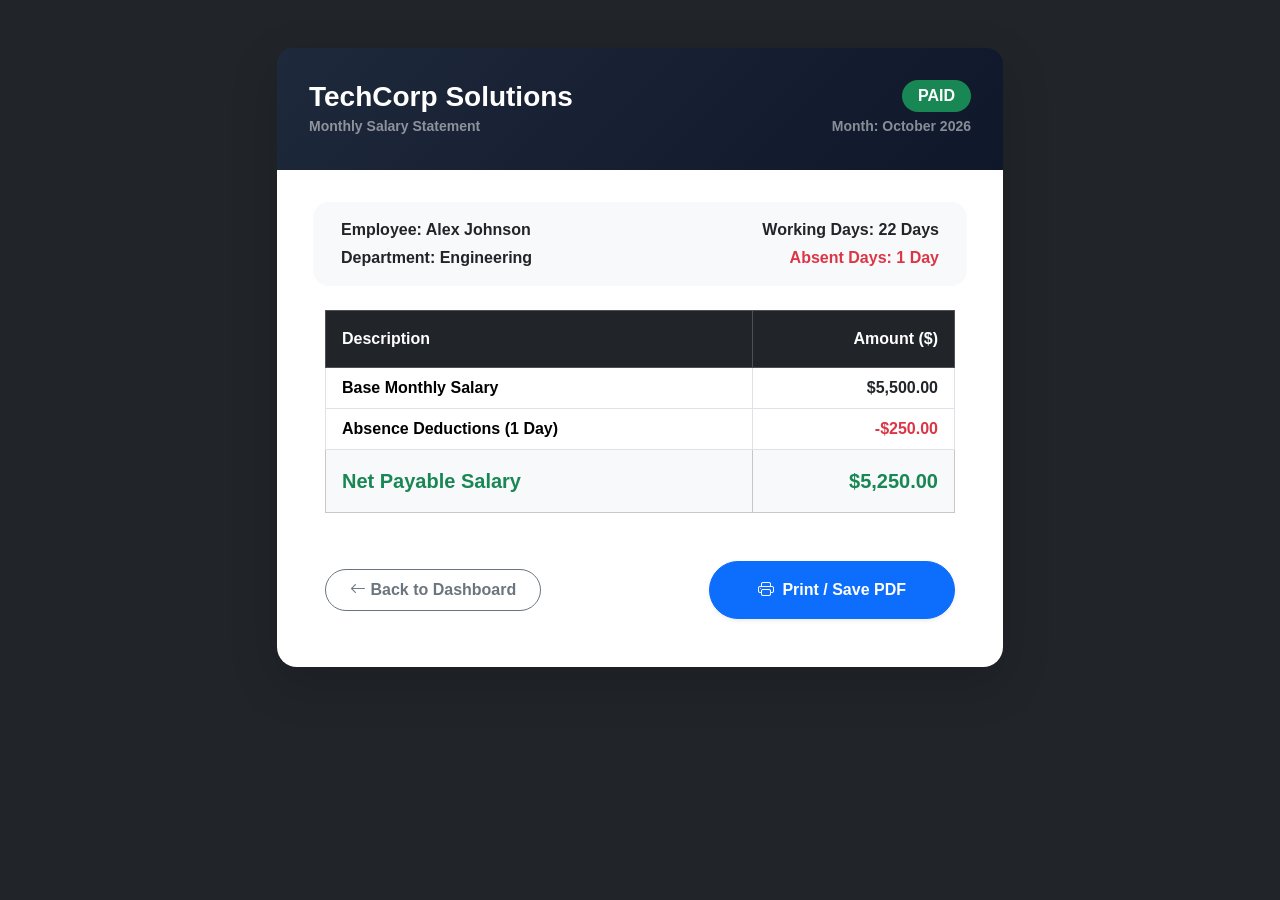
<file: payslip.html>
<!DOCTYPE html>
<html lang="en">
<head>
    <meta charset="UTF-8">
    <meta name="viewport" content="width=device-width, initial-scale=1.0">
    <title>HCM Lite - Monthly Payslip</title>
    <link href="https://cdn.jsdelivr.net/npm/bootstrap@5.3.2/dist/css/bootstrap.min.css" rel="stylesheet">
    <link rel="stylesheet" href="https://cdn.jsdelivr.net/npm/bootstrap-icons@1.11.1/font/bootstrap-icons.css">
    <link rel="stylesheet" href="css/style.css">
    <style>
        body { font-weight: 500; font-family: 'Segoe UI', Tahoma, Geneva, Verdana, sans-serif; }
        .card { border-radius: 20px !important; border: none; }
        .payslip-header {
            background: linear-gradient(135deg, #1e293b 0%, #0f172a 100%);
            color: white;
            padding: 2rem;
            border-radius: 16px 16px 0 0;
            margin: -3rem -3rem 2rem -3rem;
        }
    </style>
</head>
<body class="bg-dark py-5">

    <div class="container" style="max-width: 750px;">
        <div class="card shadow-lg p-5 bg-white">
            <!-- Header Box -->
            <div class="payslip-header d-flex justify-content-between align-items-center">
                <div>
                    <h3 class="fw-bold m-0 text-white">TechCorp Solutions</h3>
                    <span class="text-white-50 small fw-semibold">Monthly Salary Statement</span>
                </div>
                <div class="text-end">
                    <span class="badge bg-success px-3 py-2 rounded-pill fs-6 fw-bold">PAID</span>
                    <p class="text-white-50 small m-0 mt-1 fw-semibold">Month: October 2026</p>
                </div>
            </div>

            <!-- Employee Info -->
            <div class="row mb-4 fw-semibold bg-light p-3 rounded-4">
                <div class="col-6">
                    <p class="mb-1 text-dark"><strong>Employee:</strong> Alex Johnson</p>
                    <p class="mb-0 text-dark"><strong>Department:</strong> Engineering</p>
                </div>
                <div class="col-6 text-end">
                    <p class="mb-1 text-dark"><strong>Working Days:</strong> 22 Days</p>
                    <p class="mb-0 text-danger"><strong>Absent Days:</strong> 1 Day</p>
                </div>
            </div>

            <!-- Calculation Breakdown Table -->
            <table class="table table-bordered align-middle mb-4">
                <thead class="table-dark">
                    <tr>
                        <th class="py-3 ps-3">Description</th>
                        <th class="text-end py-3 pe-3">Amount ($)</th>
                    </tr>
                </thead>
                <tbody class="fw-semibold">
                    <tr>
                        <td class="ps-3">Base Monthly Salary</td>
                        <td class="text-end pe-3 text-dark">$5,500.00</td>
                    </tr>
                    <tr>
                        <td class="ps-3">Absence Deductions (1 Day)</td>
                        <td class="text-end pe-3 text-danger">-$250.00</td>
                    </tr>
                    <tr class="table-light fw-bold fs-5">
                        <td class="py-3 ps-3 text-success">Net Payable Salary</td>
                        <td class="text-end py-3 pe-3 text-success">$5,250.00</td>
                    </tr>
                </tbody>
            </table>

            <!-- Actions -->
            <div class="d-flex justify-content-between align-items-center mt-4">
                <a href="admin.html" class="btn btn-outline-secondary px-4 py-2 fw-bold rounded-pill"><i class="bi bi-arrow-left"></i> Back to Dashboard</a>
                <button onclick="window.print()" class="btn btn-primary px-5 py-3 fw-bold rounded-pill shadow-sm"><i class="bi bi-printer me-1"></i> Print / Save PDF</button>
            </div>
        </div>
    </div>

</body>
</html>
</file>
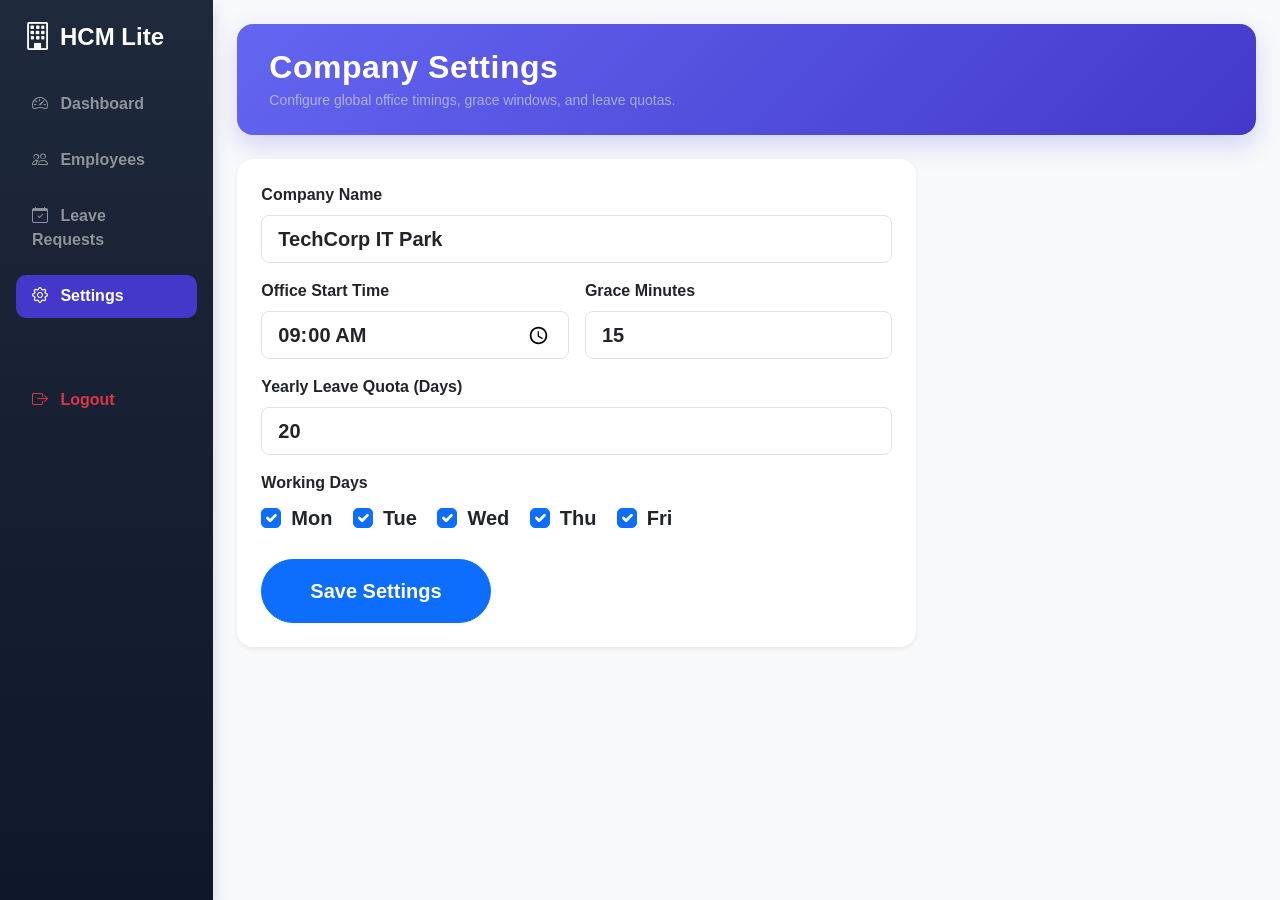
<file: settings.html>
<!DOCTYPE html>
<html lang="en">
<head>
    <meta charset="UTF-8">
    <meta name="viewport" content="width=device-width, initial-scale=1.0">
    <title>HCM Lite - Company Settings</title>
    <link href="https://cdn.jsdelivr.net/npm/bootstrap@5.3.2/dist/css/bootstrap.min.css" rel="stylesheet">
    <link rel="stylesheet" href="https://cdn.jsdelivr.net/npm/bootstrap-icons@1.11.1/font/bootstrap-icons.css">
    <link rel="stylesheet" href="css/style.css">
    <style>
        body { font-weight: 500; font-family: 'Segoe UI', Tahoma, Geneva, Verdana, sans-serif; }
        .card { border-radius: 16px !important; border: none; box-shadow: 0 4px 20px rgba(0,0,0,0.05); }
        .sidebar { background: linear-gradient(180deg, #1e293b 0%, #0f172a 100%); min-height: 100vh; }
        .sidebar .nav-link { font-weight: 600; border-radius: 10px; margin-bottom: 5px; }
        
        .page-header-box {
            background: linear-gradient(135deg, #6366f1 0%, #4338ca 100%);
            color: #ffffff;
            padding: 1.5rem 2rem;
            border-radius: 1rem;
            box-shadow: 0 10px 25px rgba(99, 102, 241, 0.25);
        }
        .page-header-box h1 { font-weight: 800; letter-spacing: 0.5px; }
    </style>
</head>
<body class="bg-light">

    <div class="container-fluid">
        <div class="row">
            <!-- Sidebar -->
            <nav class="col-md-3 col-lg-2 d-md-block sidebar collapse p-3 shadow">
                <div class="d-flex align-items-center mb-4 text-white px-2">
                    <i class="bi bi-building fs-3 me-2 text-indigo"></i>
                    <h4 class="m-0 fw-bold">HCM Lite</h4>
                </div>
                <ul class="nav flex-column gap-2">
                    <li class="nav-item"><a href="admin.html" class="nav-link text-white-50"><i class="bi bi-speedometer2 me-2"></i> Dashboard</a></li>
                    <li class="nav-item"><a href="employees.html" class="nav-link text-white-50"><i class="bi bi-people me-2"></i> Employees</a></li>
                    <li class="nav-item"><a href="leaves.html" class="nav-link text-white-50"><i class="bi bi-calendar-check me-2"></i> Leave Requests</a></li>
                    <li class="nav-item"><a href="settings.html" class="nav-link active bg-indigo text-white fw-bold" style="background-color: #4338ca;"><i class="bi bi-gear me-2"></i> Settings</a></li>
                    <li class="nav-item mt-5"><a href="index.html" class="nav-link text-danger fw-bold"><i class="bi bi-box-arrow-right me-2"></i> Logout</a></li>
                </ul>
            </nav>

            <!-- Main Content -->
            <main class="col-md-9 ms-sm-auto col-lg-10 px-md-4 py-4">
                <div class="page-header-box mb-4">
                    <h1 class="h2 m-0 text-white">Company Settings</h1>
                    <p class="m-0 text-white-50 small mt-1">Configure global office timings, grace windows, and leave quotas.</p>
                </div>

                <div class="card shadow-sm p-4 col-lg-8 bg-white">
                    <form>
                        <div class="mb-3">
                            <label class="form-label fw-bold">Company Name</label>
                            <input type="text" class="form-control form-control-lg fw-semibold" value="TechCorp IT Park" required>
                        </div>
                        <div class="row g-3 mb-3">
                            <div class="col-md-6">
                                <label class="form-label fw-bold">Office Start Time</label>
                                <input type="time" class="form-control form-control-lg fw-semibold" value="09:00" required>
                            </div>
                            <div class="col-md-6">
                                <label class="form-label fw-bold">Grace Minutes</label>
                                <input type="number" class="form-control form-control-lg fw-semibold" value="15" required>
                            </div>
                        </div>
                        <div class="mb-3">
                            <label class="form-label fw-bold">Yearly Leave Quota (Days)</label>
                            <input type="number" class="form-control form-control-lg fw-semibold" value="20" required>
                        </div>
                        <div class="mb-4">
                            <label class="form-label fw-bold d-block mb-2">Working Days</label>
                            <div class="form-check form-check-inline fs-5 me-3">
                                <input class="form-check-input" type="checkbox" checked id="mon"><label class="form-check-label fw-semibold" for="mon">Mon</label>
                            </div>
                            <div class="form-check form-check-inline fs-5 me-3">
                                <input class="form-check-input" type="checkbox" checked id="tue"><label class="form-check-label fw-semibold" for="tue">Tue</label>
                            </div>
                            <div class="form-check form-check-inline fs-5 me-3">
                                <input class="form-check-input" type="checkbox" checked id="wed"><label class="form-check-label fw-semibold" for="wed">Wed</label>
                            </div>
                            <div class="form-check form-check-inline fs-5 me-3">
                                <input class="form-check-input" type="checkbox" checked id="thu"><label class="form-check-label fw-semibold" for="thu">Thu</label>
                            </div>
                            <div class="form-check form-check-inline fs-5">
                                <input class="form-check-input" type="checkbox" checked id="fri"><label class="form-check-label fw-semibold" for="fri">Fri</label>
                            </div>
                        </div>
                        <button type="submit" class="btn btn-primary btn-lg px-5 py-3 fw-bold rounded-pill">Save Settings</button>
                    </form>
                </div>

            </main>
        </div>
    </div>

    <script src="https://cdn.jsdelivr.net/npm/bootstrap@5.3.2/dist/js/bootstrap.bundle.min.js"></script>
</body>
</html>
</file>
<file: css/style.css>
/* HCM Lite Custom Stylesheet */

:root {
    --primary-color: #0d6efd;
    --dark-bg: #212529;
    --light-bg: #f8f9fa;
    --sidebar-width: 250px;
}

body {
    font-family: 'Segoe UI', system-ui, -apple-system, sans-serif;
    background-color: var(--light-bg);
    color: #333;
}

/* Sidebar styling for Admin Portal */
.sidebar {
    min-height: 100vh;
    background-color: var(--dark-bg);
}

.sidebar .nav-link {
    color: #adb5bd;
    border-radius: 6px;
    padding: 0.6rem 1rem;
    transition: all 0.2s ease;
}

.sidebar .nav-link:hover, .sidebar .nav-link.active {
    color: #fff;
    background-color: var(--primary-color);
}

/* Card Enhancements */
.card {
    border: none;
    border-radius: 10px;
    transition: transform 0.2s ease, box-shadow 0.2s ease;
}

.card-stat {
    border-left: 5px solid;
}

.card-stat.primary { border-color: #0d6efd; }
.card-stat.warning { border-color: #ffc107; }
.card-stat.danger { border-color: #dc3545; }
.card-stat.success { border-color: #198754; }

/* Table Polish */
.table-custom {
    background: #fff;
    border-radius: 8px;
    overflow: hidden;
}

.table-custom th {
    background-color: #f1f3f5;
    font-weight: 600;
}

/* Chat Helper Styling */
.chat-container {
    max-height: 250px;
    overflow-y: auto;
    background-color: #f8f9fa;
    border-radius: 8px;
    border: 1px solid #dee2e6;
}

.chat-bubble-user {
    background-color: #e7f1ff;
    color: #0c4128;
    border-radius: 12px 12px 0 12px;
}

.chat-bubble-ai {
    background-color: #ffffff;
    border: 1px solid #e0e0e0;
    border-radius: 12px 12px 12px 0;
}
</file>
